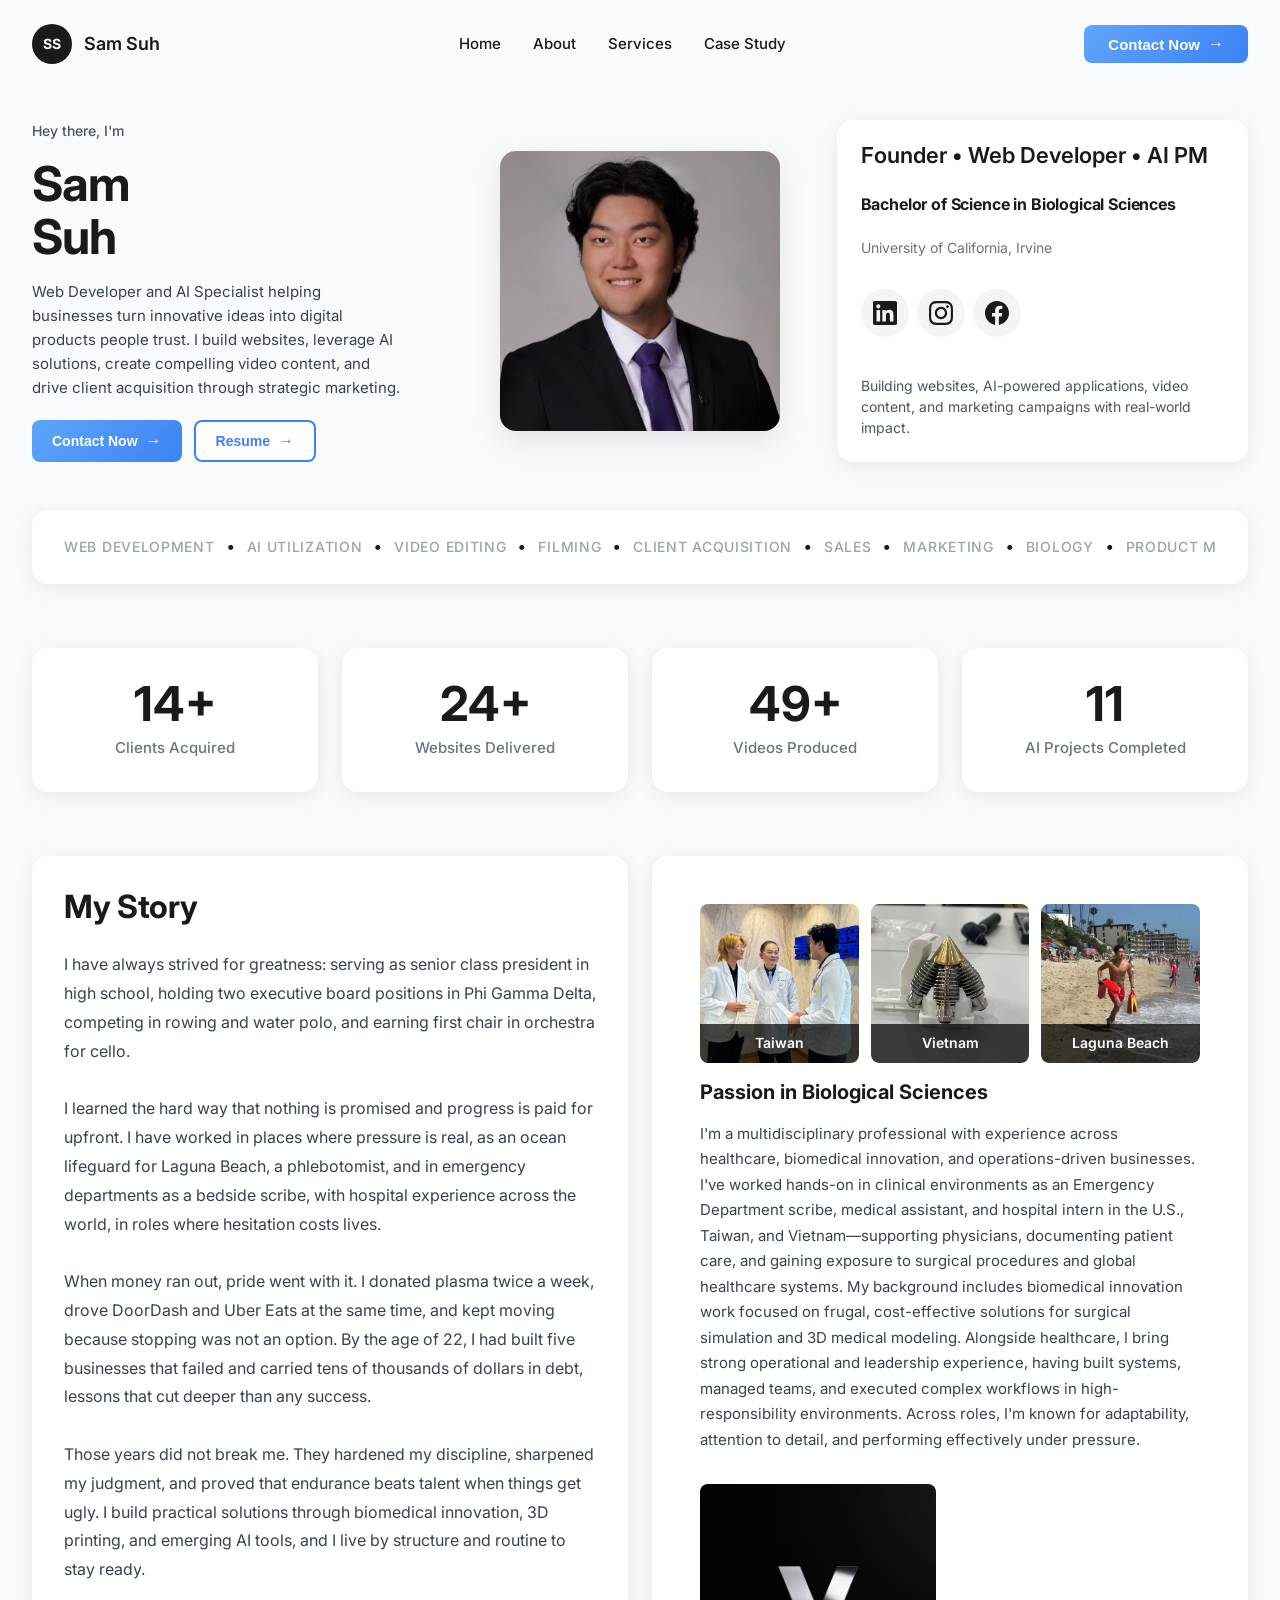
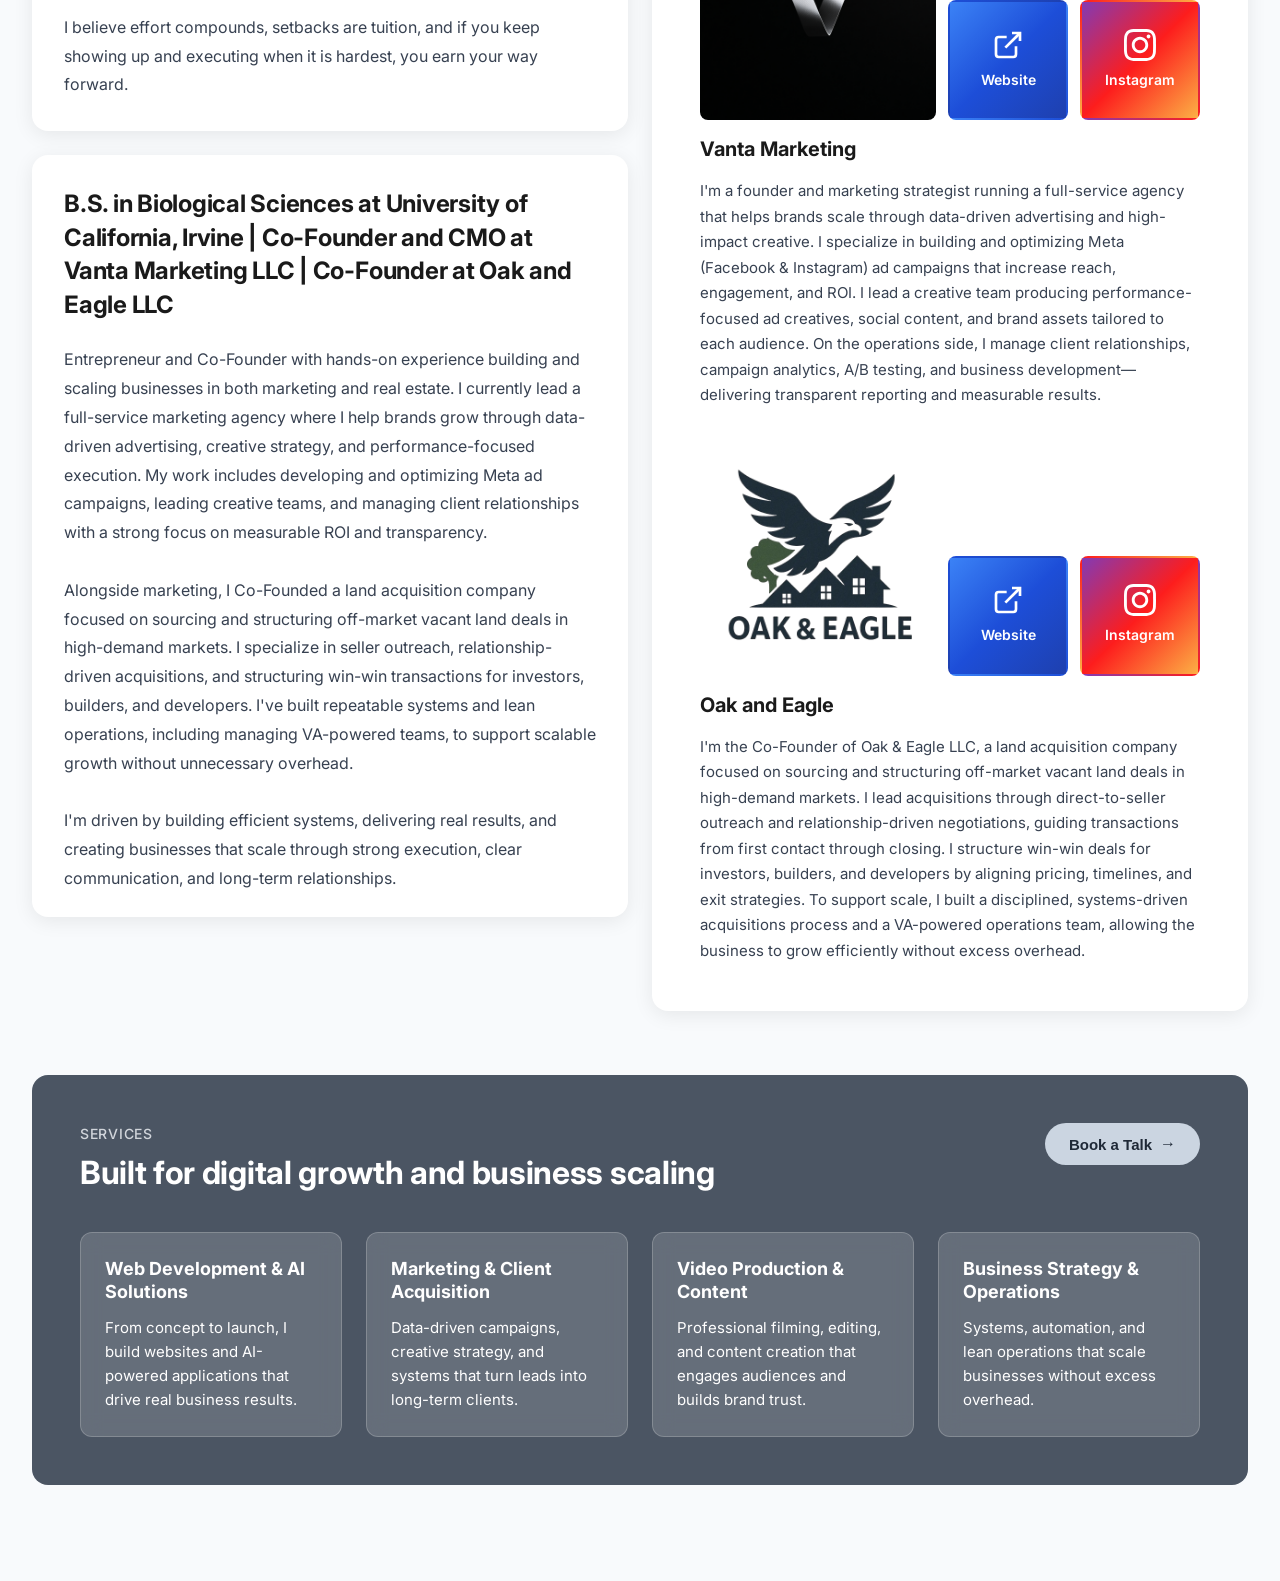
<file: index.html>
<!DOCTYPE html>
<html lang="en">
<head>
    <meta charset="UTF-8">
    <meta name="viewport" content="width=device-width, initial-scale=1.0">
    <title>Sam Suh - Portfolio</title>
    <link rel="stylesheet" href="styles.css">
    <link rel="preconnect" href="https://fonts.googleapis.com">
    <link rel="preconnect" href="https://fonts.gstatic.com" crossorigin>
    <link href="https://fonts.googleapis.com/css2?family=Inter:wght@400;500;600;700&display=swap" rel="stylesheet">
</head>
<body>
    <!-- Header -->
    <header class="header">
        <div class="header-container">
            <div class="logo-section">
                <div class="logo-circle">SS</div>
                <span class="logo-name">Sam Suh</span>
            </div>
            <nav class="nav-links">
                <a href="#top">Home</a>
                <a href="#about">About</a>
                <a href="#services">Services</a>
                <a href="case-study.html">Case Study</a>
            </nav>
            <button class="btn-contact-header">Contact Now <span class="arrow">→</span></button>
        </div>
    </header>

    <!-- Main Content -->
    <main class="main-content">
        <!-- Hero/About Section -->
        <section class="hero-section">
            <div class="hero-container">
                <!-- Left Column -->
                <div class="hero-left">
                    <p class="greeting">Hey there, I'm</p>
                    <h1 class="hero-name">Sam<br>Suh</h1>
                    <p class="hero-description">
                        Web Developer and AI Specialist helping businesses turn innovative ideas into digital products people trust. I build websites, leverage AI solutions, create compelling video content, and drive client acquisition through strategic marketing.
                    </p>
                    <div class="hero-buttons">
                        <button class="btn-primary">Contact Now <span class="arrow">→</span></button>
                        <button class="btn-secondary">Resume <span class="arrow">→</span></button>
                    </div>
                </div>

                <!-- Middle Column - Profile Picture -->
                <div class="hero-middle">
                    <div class="profile-image-container">
                        <img src="jojo.PNG" alt="Sam Suh" class="profile-image">
                    </div>
                </div>

                <!-- Right Column - Experience Card -->
                <div class="hero-right">
                    <div class="experience-card">
                        <p class="card-role">Founder • Web Developer • AI PM</p>
                        <h2 class="card-title">Bachelor of Science in Biological Sciences</h2>
                        <p class="card-company">University of California, Irvine</p>
                        <div class="card-icons">
                            <a href="https://www.linkedin.com/in/sam-suh-499b0b1a9/" target="_blank" rel="noopener noreferrer" class="social-icon" aria-label="LinkedIn">
                                <svg width="24" height="24" viewBox="0 0 24 24" fill="currentColor">
                                    <path d="M20.447 20.452h-3.554v-5.569c0-1.328-.027-3.037-1.852-3.037-1.853 0-2.136 1.445-2.136 2.939v5.667H9.351V9h3.414v1.561h.046c.477-.9 1.637-1.85 3.37-1.85 3.601 0 4.267 2.37 4.267 5.455v6.286zM5.337 7.433c-1.144 0-2.063-.926-2.063-2.065 0-1.138.92-2.063 2.063-2.063 1.14 0 2.064.925 2.064 2.063 0 1.139-.925 2.065-2.064 2.065zm1.782 13.019H3.555V9h3.564v11.452zM22.225 0H1.771C.792 0 0 .774 0 1.729v20.542C0 23.227.792 24 1.771 24h20.451C23.2 24 24 23.227 24 22.271V1.729C24 .774 23.2 0 22.222 0h.003z"/>
                                </svg>
                            </a>
                            <a href="https://www.instagram.com/jojo.suh/" target="_blank" rel="noopener noreferrer" class="social-icon" aria-label="Instagram">
                                <svg width="24" height="24" viewBox="0 0 24 24" fill="currentColor">
                                    <path d="M12 2.163c3.204 0 3.584.012 4.85.07 3.252.148 4.771 1.691 4.919 4.919.058 1.265.069 1.645.069 4.849 0 3.205-.012 3.584-.069 4.849-.149 3.225-1.664 4.771-4.919 4.919-1.266.058-1.644.07-4.85.07-3.204 0-3.584-.012-4.849-.07-3.26-.149-4.771-1.699-4.919-4.92-.058-1.265-.07-1.644-.07-4.849 0-3.204.013-3.583.07-4.849.149-3.227 1.664-4.771 4.919-4.919 1.266-.057 1.645-.069 4.849-.069zm0-2.163c-3.259 0-3.667.014-4.947.072-4.358.2-6.78 2.618-6.98 6.98-.059 1.281-.073 1.689-.073 4.948 0 3.259.014 3.668.072 4.948.2 4.358 2.618 6.78 6.98 6.98 1.281.058 1.689.072 4.948.072 3.259 0 3.668-.014 4.948-.072 4.354-.2 6.782-2.618 6.979-6.98.059-1.28.073-1.689.073-4.948 0-3.259-.014-3.667-.072-4.947-.196-4.354-2.617-6.78-6.979-6.98-1.281-.059-1.69-.073-4.949-.073zm0 5.838c-3.403 0-6.162 2.759-6.162 6.162s2.759 6.163 6.162 6.163 6.162-2.759 6.162-6.163c0-3.403-2.759-6.162-6.162-6.162zm0 10.162c-2.209 0-4-1.79-4-4 0-2.209 1.791-4 4-4s4 1.791 4 4c0 2.21-1.791 4-4 4zm6.406-11.845c-.796 0-1.441.645-1.441 1.44s.645 1.44 1.441 1.44c.795 0 1.439-.645 1.439-1.44s-.644-1.44-1.439-1.44z"/>
                                </svg>
                            </a>
                            <a href="https://www.facebook.com/suhjojo" target="_blank" rel="noopener noreferrer" class="social-icon" aria-label="Facebook">
                                <svg width="24" height="24" viewBox="0 0 24 24" fill="currentColor">
                                    <path d="M24 12.073c0-6.627-5.373-12-12-12s-12 5.373-12 12c0 5.99 4.388 10.954 10.125 11.854v-8.385H7.078v-3.47h3.047V9.43c0-3.007 1.792-4.669 4.533-4.669 1.312 0 2.686.235 2.686.235v2.953H15.83c-1.491 0-1.956.925-1.956 1.874v2.25h3.328l-.532 3.47h-2.796v8.385C19.612 23.027 24 18.062 24 12.073z"/>
                                </svg>
                            </a>
                        </div>
                        <p class="card-description">
                            Building websites, AI-powered applications, video content, and marketing campaigns with real-world impact.
                        </p>
                    </div>
                </div>
            </div>
        </section>

        <!-- Skills Section -->
        <section class="skills-section">
            <div class="skills-container">
                <div class="skills-card">
                    <div class="skills-scroll">
                        <div class="skills-content">
                            <span class="skill-item">WEB DEVELOPMENT</span>
                            <span class="skill-dot">•</span>
                            <span class="skill-item">AI UTILIZATION</span>
                            <span class="skill-dot">•</span>
                            <span class="skill-item">VIDEO EDITING</span>
                            <span class="skill-dot">•</span>
                            <span class="skill-item">FILMING</span>
                            <span class="skill-dot">•</span>
                            <span class="skill-item">CLIENT ACQUISITION</span>
                            <span class="skill-dot">•</span>
                            <span class="skill-item">SALES</span>
                            <span class="skill-dot">•</span>
                            <span class="skill-item">MARKETING</span>
                            <span class="skill-dot">•</span>
                            <span class="skill-item">BIOLOGY</span>
                            <span class="skill-dot">•</span>
                            <span class="skill-item">PRODUCT MANAGEMENT</span>
                            <span class="skill-dot">•</span>
                            <span class="skill-item">UI/UX DESIGN</span>
                            <span class="skill-dot">•</span>
                            <span class="skill-item">CONTENT CREATION</span>
                            <span class="skill-dot">•</span>
                            <span class="skill-item">BRAND STRATEGY</span>
                            <span class="skill-dot">•</span>
                            <span class="skill-item">DATA ANALYSIS</span>
                            <span class="skill-dot">•</span>
                            <span class="skill-item">PROJECT MANAGEMENT</span>
                            <span class="skill-dot">•</span>
                            <span class="skill-item">SEO OPTIMIZATION</span>
                            <span class="skill-dot">•</span>
                            <span class="skill-item">SOCIAL MEDIA</span>
                            <span class="skill-dot">•</span>
                            <span class="skill-item">E-COMMERCE</span>
                            <span class="skill-dot">•</span>
                            <span class="skill-item">API INTEGRATION</span>
                            <span class="skill-dot">•</span>
                            <span class="skill-item">CLOUD SERVICES</span>
                            <span class="skill-dot">•</span>
                            <span class="skill-item">WEB DEVELOPMENT</span>
                            <span class="skill-dot">•</span>
                            <span class="skill-item">AI UTILIZATION</span>
                            <span class="skill-dot">•</span>
                            <span class="skill-item">VIDEO EDITING</span>
                            <span class="skill-dot">•</span>
                            <span class="skill-item">FILMING</span>
                            <span class="skill-dot">•</span>
                            <span class="skill-item">CLIENT ACQUISITION</span>
                            <span class="skill-dot">•</span>
                            <span class="skill-item">SALES</span>
                            <span class="skill-dot">•</span>
                            <span class="skill-item">MARKETING</span>
                            <span class="skill-dot">•</span>
                            <span class="skill-item">BIOLOGY</span>
                            <span class="skill-dot">•</span>
                            <span class="skill-item">PRODUCT MANAGEMENT</span>
                            <span class="skill-dot">•</span>
                            <span class="skill-item">UI/UX DESIGN</span>
                            <span class="skill-dot">•</span>
                            <span class="skill-item">CONTENT CREATION</span>
                            <span class="skill-dot">•</span>
                            <span class="skill-item">BRAND STRATEGY</span>
                            <span class="skill-dot">•</span>
                            <span class="skill-item">DATA ANALYSIS</span>
                            <span class="skill-dot">•</span>
                            <span class="skill-item">PROJECT MANAGEMENT</span>
                            <span class="skill-dot">•</span>
                            <span class="skill-item">SEO OPTIMIZATION</span>
                            <span class="skill-dot">•</span>
                            <span class="skill-item">SOCIAL MEDIA</span>
                            <span class="skill-dot">•</span>
                            <span class="skill-item">E-COMMERCE</span>
                            <span class="skill-dot">•</span>
                            <span class="skill-item">API INTEGRATION</span>
                            <span class="skill-dot">•</span>
                            <span class="skill-item">CLOUD SERVICES</span>
                        </div>
                    </div>
                </div>
            </div>
        </section>

        <!-- Statistics Section -->
        <section class="stats-section" id="stats-section">
            <div class="stats-container">
                <div class="stat-card">
                    <h3 class="stat-number" data-target="15" data-suffix="+">0+</h3>
                    <p class="stat-label">Clients Acquired</p>
                </div>
                <div class="stat-card">
                    <h3 class="stat-number" data-target="25" data-suffix="+">0+</h3>
                    <p class="stat-label">Websites Delivered</p>
                </div>
                <div class="stat-card">
                    <h3 class="stat-number" data-target="50" data-suffix="+">0+</h3>
                    <p class="stat-label">Videos Produced</p>
                </div>
                <div class="stat-card">
                    <h3 class="stat-number" data-target="12" data-suffix="">0</h3>
                    <p class="stat-label">AI Projects Completed</p>
                </div>
            </div>
        </section>

        <!-- About Section -->
        <section id="about" class="about-section">
            <div class="about-wrapper">
                <div class="about-left-column">
                    <div class="my-story-container">
                        <h2 class="my-story-title">My Story</h2>
                        <p class="my-story-description">
                            I have always strived for greatness: serving as senior class president in high school, holding two executive board positions in Phi Gamma Delta, competing in rowing and water polo, and earning first chair in orchestra for cello.<br><br>
                            I learned the hard way that nothing is promised and progress is paid for upfront. I have worked in places where pressure is real, as an ocean lifeguard for Laguna Beach, a phlebotomist, and in emergency departments as a bedside scribe, with hospital experience across the world, in roles where hesitation costs lives.<br><br>
                            When money ran out, pride went with it. I donated plasma twice a week, drove DoorDash and Uber Eats at the same time, and kept moving because stopping was not an option. By the age of 22, I had built five businesses that failed and carried tens of thousands of dollars in debt, lessons that cut deeper than any success.<br><br>
                            Those years did not break me. They hardened my discipline, sharpened my judgment, and proved that endurance beats talent when things get ugly. I build practical solutions through biomedical innovation, 3D printing, and emerging AI tools, and I live by structure and routine to stay ready.<br><br>
                            I believe effort compounds, setbacks are tuition, and if you keep showing up and executing when it is hardest, you earn your way forward.
                        </p>
                    </div>
                    <div class="about-container">
                        <h2 class="about-title">B.S. in Biological Sciences at University of California, Irvine | Co-Founder and CMO at Vanta Marketing LLC | Co-Founder at Oak and Eagle LLC</h2>
                        <p class="about-description">
                            Entrepreneur and Co-Founder with hands-on experience building and scaling businesses in both marketing and real estate. I currently lead a full-service marketing agency where I help brands grow through data-driven advertising, creative strategy, and performance-focused execution. My work includes developing and optimizing Meta ad campaigns, leading creative teams, and managing client relationships with a strong focus on measurable ROI and transparency.<br><br>
                            Alongside marketing, I Co-Founded a land acquisition company focused on sourcing and structuring off-market vacant land deals in high-demand markets. I specialize in seller outreach, relationship-driven acquisitions, and structuring win-win transactions for investors, builders, and developers. I've built repeatable systems and lean operations, including managing VA-powered teams, to support scalable growth without unnecessary overhead.<br><br>
                            I'm driven by building efficient systems, delivering real results, and creating businesses that scale through strong execution, clear communication, and long-term relationships.
                        </p>
                    </div>
                </div>
                <div class="about-box-right">
                    <div class="info-box">
                        <div class="info-images">
                            <div class="info-image">
                                <img src="tpe.PNG" alt="Taiwan">
                                <div class="image-overlay">Taiwan</div>
                            </div>
                            <div class="info-image">
                                <img src="vn.PNG" alt="Vietnam">
                                <div class="image-overlay">Vietnam</div>
                            </div>
                            <div class="info-image">
                                <img src="lg.PNG" alt="Laguna Beach">
                                <div class="image-overlay">Laguna Beach</div>
                            </div>
                        </div>
                        <h3 class="info-title">Passion in Biological Sciences</h3>
                        <p class="info-description">
                            I'm a multidisciplinary professional with experience across healthcare, biomedical innovation, and operations-driven businesses. I've worked hands-on in clinical environments as an Emergency Department scribe, medical assistant, and hospital intern in the U.S., Taiwan, and Vietnam—supporting physicians, documenting patient care, and gaining exposure to surgical procedures and global healthcare systems. My background includes biomedical innovation work focused on frugal, cost-effective solutions for surgical simulation and 3D medical modeling. Alongside healthcare, I bring strong operational and leadership experience, having built systems, managed teams, and executed complex workflows in high-responsibility environments. Across roles, I'm known for adaptability, attention to detail, and performing effectively under pressure.
                        </p>
                    </div>
                    <div class="info-box">
                        <div class="info-images">
                            <div class="info-image">
                                <img src="vanta.png" alt="Vanta Marketing">
                            </div>
                            <div class="info-button">
                                <a href="https://www.vantamarketing.co/" target="_blank" rel="noopener noreferrer" class="website-button">
                                    <svg width="24" height="24" viewBox="0 0 24 24" fill="none" stroke="currentColor" stroke-width="2">
                                        <path d="M18 13v6a2 2 0 0 1-2 2H5a2 2 0 0 1-2-2V8a2 2 0 0 1 2-2h6"></path>
                                        <polyline points="15 3 21 3 21 9"></polyline>
                                        <line x1="10" y1="14" x2="21" y2="3"></line>
                                    </svg>
                                    <span>Website</span>
                                </a>
                            </div>
                            <div class="info-button">
                                <a href="https://www.instagram.com/officialvantamarketing/" target="_blank" rel="noopener noreferrer" class="instagram-button">
                                    <svg width="24" height="24" viewBox="0 0 24 24" fill="currentColor">
                                        <path d="M12 2.163c3.204 0 3.584.012 4.85.07 3.252.148 4.771 1.691 4.919 4.919.058 1.265.069 1.645.069 4.849 0 3.205-.012 3.584-.069 4.849-.149 3.225-1.664 4.771-4.919 4.919-1.266.058-1.644.07-4.85.07-3.204 0-3.584-.012-4.849-.07-3.26-.149-4.771-1.699-4.919-4.92-.058-1.265-.07-1.644-.07-4.849 0-3.204.013-3.583.07-4.849.149-3.227 1.664-4.771 4.919-4.919 1.266-.057 1.645-.069 4.849-.069zm0-2.163c-3.259 0-3.667.014-4.947.072-4.358.2-6.78 2.618-6.98 6.98-.059 1.281-.073 1.689-.073 4.948 0 3.259.014 3.668.072 4.948.2 4.358 2.618 6.78 6.98 6.98 1.281.058 1.689.072 4.948.072 3.259 0 3.668-.014 4.948-.072 4.354-.2 6.782-2.618 6.979-6.98.059-1.28.073-1.689.073-4.948 0-3.259-.014-3.667-.072-4.947-.196-4.354-2.617-6.78-6.979-6.98-1.281-.059-1.69-.073-4.949-.073zm0 5.838c-3.403 0-6.162 2.759-6.162 6.162s2.759 6.163 6.162 6.163 6.162-2.759 6.162-6.163c0-3.403-2.759-6.162-6.162-6.162zm0 10.162c-2.209 0-4-1.79-4-4 0-2.209 1.791-4 4-4s4 1.791 4 4c0 2.21-1.791 4-4 4zm6.406-11.845c-.796 0-1.441.645-1.441 1.44s.645 1.44 1.441 1.44c.795 0 1.439-.645 1.439-1.44s-.644-1.44-1.439-1.44z"/>
                                    </svg>
                                    <span>Instagram</span>
                                </a>
                            </div>
                        </div>
                        <h3 class="info-title">Vanta Marketing</h3>
                        <p class="info-description">
                            I'm a founder and marketing strategist running a full-service agency that helps brands scale through data-driven advertising and high-impact creative. I specialize in building and optimizing Meta (Facebook & Instagram) ad campaigns that increase reach, engagement, and ROI. I lead a creative team producing performance-focused ad creatives, social content, and brand assets tailored to each audience. On the operations side, I manage client relationships, campaign analytics, A/B testing, and business development—delivering transparent reporting and measurable results.
                        </p>
                    </div>
                    <div class="info-box">
                        <div class="info-images">
                            <div class="info-image">
                                <img src="tmpd0c7r99x.webp" alt="Oak and Eagle">
                            </div>
                            <div class="info-button">
                                <a href="https://theoakeagle.com/" target="_blank" rel="noopener noreferrer" class="website-button">
                                    <svg width="24" height="24" viewBox="0 0 24 24" fill="none" stroke="currentColor" stroke-width="2">
                                        <path d="M18 13v6a2 2 0 0 1-2 2H5a2 2 0 0 1-2-2V8a2 2 0 0 1 2-2h6"></path>
                                        <polyline points="15 3 21 3 21 9"></polyline>
                                        <line x1="10" y1="14" x2="21" y2="3"></line>
                                    </svg>
                                    <span>Website</span>
                                </a>
                            </div>
                            <div class="info-button">
                                <a href="https://www.instagram.com/oakandeagle/" target="_blank" rel="noopener noreferrer" class="instagram-button">
                                    <svg width="24" height="24" viewBox="0 0 24 24" fill="currentColor">
                                        <path d="M12 2.163c3.204 0 3.584.012 4.85.07 3.252.148 4.771 1.691 4.919 4.919.058 1.265.069 1.645.069 4.849 0 3.205-.012 3.584-.069 4.849-.149 3.225-1.664 4.771-4.919 4.919-1.266.058-1.644.07-4.85.07-3.204 0-3.584-.012-4.849-.07-3.26-.149-4.771-1.699-4.919-4.92-.058-1.265-.07-1.644-.07-4.849 0-3.204.013-3.583.07-4.849.149-3.227 1.664-4.771 4.919-4.919 1.266-.057 1.645-.069 4.849-.069zm0-2.163c-3.259 0-3.667.014-4.947.072-4.358.2-6.78 2.618-6.98 6.98-.059 1.281-.073 1.689-.073 4.948 0 3.259.014 3.668.072 4.948.2 4.358 2.618 6.78 6.98 6.98 1.281.058 1.689.072 4.948.072 3.259 0 3.668-.014 4.948-.072 4.354-.2 6.782-2.618 6.979-6.98.059-1.28.073-1.689.073-4.948 0-3.259-.014-3.667-.072-4.947-.196-4.354-2.617-6.78-6.979-6.98-1.281-.059-1.69-.073-4.949-.073zm0 5.838c-3.403 0-6.162 2.759-6.162 6.162s2.759 6.163 6.162 6.163 6.162-2.759 6.162-6.163c0-3.403-2.759-6.162-6.162-6.162zm0 10.162c-2.209 0-4-1.79-4-4 0-2.209 1.791-4 4-4s4 1.791 4 4c0 2.21-1.791 4-4 4zm6.406-11.845c-.796 0-1.441.645-1.441 1.44s.645 1.44 1.441 1.44c.795 0 1.439-.645 1.439-1.44s-.644-1.44-1.439-1.44z"/>
                                    </svg>
                                    <span>Instagram</span>
                                </a>
                            </div>
                        </div>
                        <h3 class="info-title">Oak and Eagle</h3>
                        <p class="info-description">
                            I'm the Co-Founder of Oak & Eagle LLC, a land acquisition company focused on sourcing and structuring off-market vacant land deals in high-demand markets. I lead acquisitions through direct-to-seller outreach and relationship-driven negotiations, guiding transactions from first contact through closing. I structure win-win deals for investors, builders, and developers by aligning pricing, timelines, and exit strategies. To support scale, I built a disciplined, systems-driven acquisitions process and a VA-powered operations team, allowing the business to grow efficiently without excess overhead.
                        </p>
                    </div>
                </div>
            </div>
        </section>

        <!-- Services Section -->
        <section id="services" class="services-section">
            <div class="services-container">
                <div class="services-header">
                    <div class="services-header-left">
                        <p class="services-label">SERVICES</p>
                        <h3 class="services-title">Built for digital growth and business scaling</h3>
                    </div>
                    <button class="services-button">Book a Talk <span class="arrow">→</span></button>
                </div>
                <div class="services-cards">
                    <div class="service-card">
                        <h4 class="service-card-title">Web Development & AI Solutions</h4>
                        <p class="service-card-description">From concept to launch, I build websites and AI-powered applications that drive real business results.</p>
                    </div>
                    <div class="service-card">
                        <h4 class="service-card-title">Marketing & Client Acquisition</h4>
                        <p class="service-card-description">Data-driven campaigns, creative strategy, and systems that turn leads into long-term clients.</p>
                    </div>
                    <div class="service-card">
                        <h4 class="service-card-title">Video Production & Content</h4>
                        <p class="service-card-description">Professional filming, editing, and content creation that engages audiences and builds brand trust.</p>
                    </div>
                    <div class="service-card">
                        <h4 class="service-card-title">Business Strategy & Operations</h4>
                        <p class="service-card-description">Systems, automation, and lean operations that scale businesses without excess overhead.</p>
                    </div>
                </div>
            </div>
        </section>
    </main>

    <!-- Contact modal -->
    <div id="contact-modal" class="contact-modal" aria-hidden="true">
        <div class="contact-modal-overlay"></div>
        <div class="contact-modal-box">
            <button type="button" class="contact-modal-close" aria-label="Close">×</button>
            <h2 class="contact-modal-title">Get in touch</h2>
            <form class="contact-form" action="https://formspree.io/f/mbdavydj" method="POST">
                <label for="contact-name">Name</label>
                <input type="text" id="contact-name" name="name" required placeholder="Your name">
                <label for="contact-phone">Phone Number</label>
                <input type="tel" id="contact-phone" name="phone" placeholder="Your phone number">
                <label for="contact-email">Email</label>
                <input type="email" id="contact-email" name="email" required placeholder="Your email">
                <label for="contact-message">Message</label>
                <textarea id="contact-message" name="message" rows="4" required placeholder="Your message"></textarea>
                <button type="submit" class="contact-form-submit">Send message</button>
            </form>
        </div>
    </div>

    <script src="script.js"></script>
</body>
</html>
</file>
<file: styles.css>
* {
    margin: 0;
    padding: 0;
    box-sizing: border-box;
}

html {
    overflow-x: hidden;
    -webkit-text-size-adjust: 100%;
}

body {
    font-family: 'Inter', -apple-system, BlinkMacSystemFont, 'Segoe UI', Roboto, Oxygen, Ubuntu, Cantarell, sans-serif;
    background-color: #f8fafc;
    color: #1a1a1a;
    line-height: 1.6;
    overflow-x: hidden;
}

img {
    max-width: 100%;
    height: auto;
}

/* Header */
.header {
    background-color: transparent;
    padding: 1.5rem 0;
    position: sticky;
    top: 0;
    z-index: 100;
}

.header-container {
    max-width: 1400px;
    margin: 0 auto;
    padding: 0 2rem;
    display: flex;
    justify-content: space-between;
    align-items: center;
}

.logo-section {
    display: flex;
    align-items: center;
    gap: 0.75rem;
}

.logo-circle {
    width: 40px;
    height: 40px;
    background-color: #1a1a1a;
    color: #ffffff;
    border-radius: 50%;
    display: flex;
    align-items: center;
    justify-content: center;
    font-weight: 700;
    font-size: 0.875rem;
}

.logo-name {
    font-weight: 600;
    font-size: 1.125rem;
    color: #1a1a1a;
}

.nav-links {
    display: flex;
    gap: 2rem;
    align-items: center;
}

.nav-links a {
    text-decoration: none;
    color: #1a1a1a;
    font-size: 0.9375rem;
    font-weight: 500;
    transition: color 0.2s;
}

.nav-links a:hover {
    color: #4a90e2;
}

.btn-contact-header {
    background: linear-gradient(135deg, #60a5fa 0%, #3b82f6 100%);
    color: #ffffff;
    border: none;
    padding: 0.625rem 1.5rem;
    border-radius: 0.5rem;
    font-weight: 600;
    font-size: 0.9375rem;
    cursor: pointer;
    display: flex;
    align-items: center;
    gap: 0.5rem;
    transition: transform 0.2s, box-shadow 0.2s;
}

.btn-contact-header:hover {
    transform: translateY(-1px);
    box-shadow: 0 4px 12px rgba(59, 130, 246, 0.3);
}

.arrow {
    font-size: 1rem;
}

/* Main Content */
.main-content {
    max-width: 1400px;
    margin: 0 auto;
    padding: 2rem 2rem;
}

/* Hero Section */
.hero-section {
    margin-bottom: 3rem;
}

.hero-container {
    display: grid;
    grid-template-columns: 1fr 0.8fr 1fr;
    gap: 2rem;
    align-items: stretch;
}

.hero-left {
    display: flex;
    flex-direction: column;
    gap: 1rem;
    justify-content: space-between;
    height: 100%;
}

.greeting {
    font-size: 0.875rem;
    color: #4b5563;
    font-weight: 500;
}

.hero-name {
    font-size: 3rem;
    font-weight: 700;
    line-height: 1.1;
    color: #1a1a1a;
    letter-spacing: -0.02em;
}

.hero-description {
    font-size: 0.9375rem;
    color: #374151;
    line-height: 1.6;
    max-width: 90%;
}

.hero-buttons {
    display: flex;
    gap: 0.75rem;
    margin-top: 0.25rem;
}

.btn-primary {
    background: linear-gradient(135deg, #60a5fa 0%, #3b82f6 100%);
    color: #ffffff;
    border: none;
    padding: 0.625rem 1.25rem;
    border-radius: 0.5rem;
    font-weight: 600;
    font-size: 0.875rem;
    cursor: pointer;
    display: flex;
    align-items: center;
    gap: 0.5rem;
    transition: transform 0.2s, box-shadow 0.2s;
}

.btn-primary:hover {
    transform: translateY(-1px);
    box-shadow: 0 4px 12px rgba(59, 130, 246, 0.3);
}

.btn-secondary {
    background: #ffffff;
    color: #3b82f6;
    border: 2px solid #3b82f6;
    padding: 0.625rem 1.25rem;
    border-radius: 0.5rem;
    font-weight: 600;
    font-size: 0.875rem;
    cursor: pointer;
    display: flex;
    align-items: center;
    gap: 0.5rem;
    transition: transform 0.2s, background-color 0.2s;
}

.btn-secondary:hover {
    transform: translateY(-1px);
    background-color: #eff6ff;
}

/* Profile Image */
.hero-middle {
    display: flex;
    justify-content: center;
    align-items: center;
}

.profile-image-container {
    width: 100%;
    max-width: 280px;
    aspect-ratio: 1;
    border-radius: 1rem;
    overflow: hidden;
    box-shadow: 0 10px 30px rgba(0, 0, 0, 0.1);
}

.profile-image {
    width: 100%;
    height: 100%;
    object-fit: cover;
}

/* Experience Card */
.hero-right {
    display: flex;
    justify-content: flex-end;
    align-items: flex-start;
    height: 100%;
}

.experience-card {
    background: #ffffff;
    border-radius: 1rem;
    padding: 1.5rem;
    box-shadow: 0 4px 20px rgba(0, 0, 0, 0.08);
    max-width: 100%;
    width: 100%;
    height: 100%;
    display: flex;
    flex-direction: column;
    justify-content: space-between;
}

.card-year {
    font-size: 0.75rem;
    color: #6b7280;
    margin-bottom: 0.375rem;
}

.card-role {
    font-size: 1.375rem;
    font-weight: 600;
    color: #1a1a1a;
    margin-bottom: 1mm;
    line-height: 1;
    padding-bottom: 0;
}

.card-title {
    font-size: 1rem;
    font-weight: 700;
    color: #1a1a1a;
    line-height: 1;
    margin-bottom: 1mm;
    margin-top: 0;
    letter-spacing: -0.01em;
    white-space: nowrap;
}

.card-company {
    font-size: 0.875rem;
    color: #6b7280;
    margin-bottom: 1mm;
    margin-top: 0;
    line-height: 1;
    padding-top: 0;
}

.card-icons {
    display: flex;
    gap: 0.5rem;
    margin-bottom: 0.75rem;
    margin-top: 1mm;
}

.social-icon {
    width: 48px;
    height: 48px;
    border-radius: 50%;
    display: flex;
    align-items: center;
    justify-content: center;
    background-color: #f3f4f6;
    color: #1a1a1a;
    text-decoration: none;
    transition: background-color 0.2s, transform 0.2s;
}

.social-icon:hover {
    background-color: #e5e7eb;
    transform: scale(1.1);
}

.social-icon svg {
    width: 24px;
    height: 24px;
}

.card-description {
    font-size: 0.875rem;
    color: #4b5563;
    line-height: 1.5;
}

/* Skills Section */
.skills-section {
    margin-bottom: 4rem;
}

.skills-container {
    display: flex;
    justify-content: center;
}

.skills-card {
    background: #ffffff;
    border-radius: 1rem;
    padding: 1.5rem 2rem;
    box-shadow: 0 4px 20px rgba(0, 0, 0, 0.08);
    overflow: hidden;
    width: 100%;
    max-width: 1400px;
}

.skills-scroll {
    overflow: hidden;
    width: 100%;
}

.skills-content {
    display: inline-flex;
    align-items: center;
    gap: 0.75rem;
    white-space: nowrap;
    animation: scroll-left 30s linear infinite;
}

@keyframes scroll-left {
    0% {
        transform: translateX(0);
    }
    100% {
        transform: translateX(-50%);
    }
}

.skill-item {
    font-size: 0.875rem;
    color: #9ca3af;
    font-weight: 500;
    letter-spacing: 0.05em;
    flex-shrink: 0;
}

.skill-dot {
    color: #1a1a1a;
    font-weight: 700;
    flex-shrink: 0;
}

/* Statistics Section */
.stats-section {
    margin-bottom: 4rem;
}

.stats-container {
    display: grid;
    grid-template-columns: repeat(4, 1fr);
    gap: 1.5rem;
}

.stat-card {
    background: #ffffff;
    border-radius: 1rem;
    padding: 2rem;
    box-shadow: 0 4px 20px rgba(0, 0, 0, 0.08);
    text-align: center;
}

.stat-number {
    font-size: 3rem;
    font-weight: 700;
    color: #1a1a1a;
    margin-bottom: 0.5rem;
    line-height: 1;
}

.stat-label {
    font-size: 0.9375rem;
    color: #6b7280;
    font-weight: 500;
}

/* About Section */
.about-section {
    margin-bottom: 4rem;
}

/* My Story Section */
.my-story-container {
    background: #ffffff;
    border-radius: 1rem;
    padding: 2rem;
    box-shadow: 0 4px 20px rgba(0, 0, 0, 0.08);
    display: flex;
    flex-direction: column;
}

.my-story-title {
    font-size: 2rem;
    font-weight: 700;
    color: #1a1a1a;
    margin: 0 0 1.5rem 0;
    line-height: 1.2;
    letter-spacing: -0.01em;
}

.my-story-description {
    font-size: 1rem;
    color: #374151;
    line-height: 1.8;
    text-align: left;
    word-spacing: normal;
    margin: 0;
}

/* Services Section */
.services-section {
    margin-bottom: 4rem;
}

.services-container {
    max-width: 1400px;
    margin: 0 auto;
    padding: 3rem;
    background: #4b5563;
    border-radius: 1rem;
}

.services-header {
    display: flex;
    justify-content: space-between;
    align-items: flex-start;
    margin-bottom: 2.5rem;
}

.services-header-left {
    display: flex;
    flex-direction: column;
    gap: 0.5rem;
}

.services-label {
    font-size: 0.875rem;
    color: #d1d5db;
    font-weight: 500;
    letter-spacing: 0.05em;
    margin: 0;
}

.services-title {
    font-size: 2rem;
    font-weight: 700;
    color: #ffffff;
    margin: 0;
    line-height: 1.2;
    letter-spacing: -0.01em;
}

.services-button {
    background: #cbd5e1;
    color: #1f2937;
    border: none;
    padding: 0.75rem 1.5rem;
    border-radius: 2rem;
    font-weight: 600;
    font-size: 0.9375rem;
    cursor: pointer;
    display: flex;
    align-items: center;
    gap: 0.5rem;
    transition: transform 0.2s, background-color 0.2s;
    white-space: nowrap;
}

.services-button:hover {
    background: #b0bcc8;
    transform: translateY(-1px);
}

.services-cards {
    display: grid;
    grid-template-columns: repeat(4, 1fr);
    gap: 1.5rem;
}

.service-card {
    background: rgba(255, 255, 255, 0.15);
    backdrop-filter: blur(10px);
    border-radius: 0.75rem;
    padding: 1.5rem;
    border: 1px solid rgba(255, 255, 255, 0.2);
}

.service-card-title {
    font-size: 1.125rem;
    font-weight: 700;
    color: #ffffff;
    margin: 0 0 0.75rem 0;
    line-height: 1.3;
}

.service-card-description {
    font-size: 0.9375rem;
    color: #ffffff;
    line-height: 1.6;
    margin: 0;
}

.about-wrapper {
    display: grid;
    grid-template-columns: repeat(4, 1fr);
    gap: 1.5rem;
    align-items: start;
}

.about-left-column {
    grid-column: span 2;
    display: flex;
    flex-direction: column;
    gap: 1.5rem;
}

.about-box-right {
    grid-column: span 2;
}

.about-container {
    background: #ffffff;
    border-radius: 1rem;
    padding: 2rem;
    padding-bottom: 1.5rem;
    box-shadow: 0 4px 20px rgba(0, 0, 0, 0.08);
    display: flex;
    flex-direction: column;
    align-self: start;
}

.about-box-right {
    background: #ffffff;
    border-radius: 1rem;
    padding: 3rem;
    box-shadow: 0 4px 20px rgba(0, 0, 0, 0.08);
    display: flex;
    flex-direction: column;
    gap: 2rem;
}

.info-box {
    display: flex;
    flex-direction: column;
    gap: 1rem;
}

.info-images {
    display: flex;
    gap: 0.75rem;
    flex-wrap: nowrap;
    justify-content: flex-start;
    align-items: flex-end;
    width: 100%;
}

.info-image {
    flex: 1;
    aspect-ratio: 1;
    min-width: 0;
    border-radius: 0.5rem;
    overflow: hidden;
    position: relative;
}

.info-image img {
    width: 100%;
    height: 100%;
    object-fit: cover;
}

.image-overlay {
    position: absolute;
    bottom: 0;
    left: 0;
    right: 0;
    background: rgba(0, 0, 0, 0.7);
    color: #ffffff;
    padding: 0.5rem;
    text-align: center;
    font-size: 0.875rem;
    font-weight: 600;
    border-radius: 0 0 0.5rem 0.5rem;
}

.info-button {
    flex: 0 0 auto;
    width: 120px;
    height: 120px;
    display: flex;
    align-items: center;
    justify-content: center;
    align-self: flex-end;
}

.website-button,
.instagram-button {
    width: 100%;
    height: 100%;
    display: flex;
    flex-direction: column;
    align-items: center;
    justify-content: center;
    gap: 0.5rem;
    border-radius: 0.5rem;
    text-decoration: none;
    font-weight: 600;
    font-size: 0.875rem;
    transition: transform 0.2s, box-shadow 0.2s;
    border: 2px solid #e5e7eb;
}

.website-button {
    background: linear-gradient(135deg, #3b82f6 0%, #1d4ed8 50%, #1e40af 100%);
    color: #ffffff;
    border-color: transparent;
}

.website-button:hover {
    transform: translateY(-2px);
    box-shadow: 0 4px 12px rgba(59, 130, 246, 0.3);
}

.instagram-button {
    background: linear-gradient(135deg, #833ab4 0%, #fd1d1d 50%, #fcb045 100%);
    color: #ffffff;
    border-color: transparent;
}

.instagram-button:hover {
    transform: translateY(-2px);
    box-shadow: 0 4px 12px rgba(131, 58, 180, 0.3);
}

.website-button svg,
.instagram-button svg {
    width: 32px;
    height: 32px;
}

.info-title {
    font-size: 1.25rem;
    font-weight: 700;
    color: #1a1a1a;
    margin: 0;
    line-height: 1.3;
}

.info-description {
    font-size: 0.9375rem;
    color: #374151;
    line-height: 1.7;
    margin: 0;
}

.about-title {
    font-size: 1.5rem;
    font-weight: 700;
    color: #1a1a1a;
    line-height: 1.4;
    margin-bottom: 1.5rem;
    letter-spacing: -0.01em;
}

.about-description {
    font-size: 1rem;
    color: #374151;
    line-height: 1.8;
    text-align: left;
    word-spacing: normal;
    margin-bottom: 0;
}

/* Responsive Design */
@media (max-width: 1200px) {
    .hero-container {
        grid-template-columns: 1fr;
        gap: 2rem;
    }

    .hero-middle {
        order: -1;
    }

    .profile-image-container {
        max-width: 300px;
    }

    .stats-container {
        grid-template-columns: repeat(2, 1fr);
    }

    .about-wrapper {
        grid-template-columns: 1fr;
    }

    .about-left-column,
    .about-box-right {
        grid-column: 1;
    }

    .services-cards {
        grid-template-columns: repeat(2, 1fr);
    }

    .services-header {
        flex-wrap: wrap;
        gap: 1rem;
    }
}

@media (max-width: 992px) {
    .main-content {
        padding: 1.5rem 1.25rem;
    }

    .services-container {
        padding: 2rem 1.5rem;
    }

    .services-title {
        font-size: 1.5rem;
    }

    .about-title {
        font-size: 1.25rem;
    }

    .my-story-title {
        font-size: 1.5rem;
    }
}

@media (max-width: 768px) {
    .header {
        padding: 1rem 0;
    }

    .header-container {
        flex-direction: column;
        gap: 1rem;
        padding: 0 1rem;
    }

    .nav-links {
        flex-wrap: wrap;
        justify-content: center;
        gap: 0.75rem 1.5rem;
    }

    .nav-links a {
        font-size: 0.875rem;
    }

    .btn-contact-header {
        padding: 0.625rem 1.25rem;
        font-size: 0.875rem;
        min-height: 44px;
    }

    .main-content {
        padding: 1.25rem 1rem;
    }

    .hero-section {
        margin-bottom: 2rem;
    }

    .hero-name {
        font-size: 2.5rem;
    }

    .hero-description {
        max-width: 100%;
    }

    .hero-buttons {
        flex-direction: column;
        width: 100%;
    }

    .hero-buttons .btn-primary,
    .hero-buttons .btn-secondary {
        width: 100%;
        justify-content: center;
        min-height: 44px;
    }

    .experience-card .card-title {
        white-space: normal;
    }

    .stats-container {
        grid-template-columns: 1fr;
        gap: 1rem;
    }

    .stat-card {
        padding: 1.5rem 1rem;
    }

    .stat-number {
        font-size: 2.5rem;
    }

    .skills-card {
        padding: 1rem;
    }

    .about-section,
    .stats-section,
    .skills-section {
        margin-bottom: 2.5rem;
    }

    .my-story-container,
    .about-container,
    .info-box {
        padding: 1.25rem;
    }

    .info-images {
        flex-wrap: wrap;
    }

    .info-image {
        min-width: 80px;
    }

    .services-container {
        padding: 1.5rem 1rem;
    }

    .services-header {
        flex-direction: column;
        align-items: stretch;
        margin-bottom: 1.5rem;
    }

    .services-button {
        align-self: flex-start;
    }

    .services-cards {
        grid-template-columns: 1fr;
        gap: 1rem;
    }

    .service-card {
        padding: 1.25rem;
    }

    .service-card-title {
        font-size: 1rem;
    }
}

@media (max-width: 480px) {
    .header-container {
        padding: 0 0.75rem;
    }

    .logo-circle {
        width: 36px;
        height: 36px;
        font-size: 0.75rem;
    }

    .logo-name {
        font-size: 1rem;
    }

    .main-content {
        padding: 1rem 0.75rem;
    }

    .hero-name {
        font-size: 2.25rem;
    }

    .greeting {
        font-size: 0.8125rem;
    }

    .hero-description {
        font-size: 0.875rem;
    }

    .profile-image-container {
        max-width: 220px;
    }

    .stat-number {
        font-size: 2rem;
    }

    .stat-label {
        font-size: 0.8125rem;
    }

    .services-title {
        font-size: 1.25rem;
    }

    .contact-modal {
        padding: 0.75rem;
        align-items: flex-end;
    }

    .contact-modal-box {
        padding: 1.5rem 1.25rem;
        max-height: 90vh;
        overflow-y: auto;
        border-radius: 1rem 1rem 0 0;
    }

    .contact-modal-close {
        width: 44px;
        height: 44px;
        top: 0.75rem;
        right: 0.75rem;
    }

    .contact-modal-title {
        font-size: 1.25rem;
        margin-bottom: 1.25rem;
        padding-right: 2.5rem;
    }

    .contact-form input,
    .contact-form textarea {
        padding: 0.75rem;
        font-size: 16px;
    }

    .contact-form-submit {
        min-height: 48px;
        padding: 0.875rem;
    }
}

/* Contact modal */
.contact-modal {
    position: fixed;
    inset: 0;
    z-index: 1000;
    display: flex;
    align-items: center;
    justify-content: center;
    padding: 1.5rem;
    opacity: 0;
    visibility: hidden;
    transition: opacity 0.2s, visibility 0.2s;
}
.contact-modal--open {
    opacity: 1;
    visibility: visible;
}
.contact-modal-overlay {
    position: absolute;
    inset: 0;
    background: rgba(0, 0, 0, 0.5);
}
.contact-modal-box {
    position: relative;
    background: #ffffff;
    border-radius: 1rem;
    padding: 2rem;
    max-width: 440px;
    width: 100%;
    max-height: 90vh;
    overflow-y: auto;
    -webkit-overflow-scrolling: touch;
    box-shadow: 0 20px 60px rgba(0, 0, 0, 0.2);
}
.contact-modal-close {
    position: absolute;
    top: 1rem;
    right: 1rem;
    width: 36px;
    height: 36px;
    border: none;
    background: #f3f4f6;
    color: #1a1a1a;
    font-size: 1.5rem;
    line-height: 1;
    border-radius: 0.5rem;
    cursor: pointer;
    display: flex;
    align-items: center;
    justify-content: center;
    transition: background 0.2s;
}
.contact-modal-close:hover {
    background: #e5e7eb;
}
.contact-modal-title {
    font-size: 1.5rem;
    font-weight: 700;
    color: #1a1a1a;
    margin-bottom: 1.5rem;
}
.contact-form label {
    display: block;
    font-size: 0.875rem;
    font-weight: 500;
    color: #374151;
    margin-bottom: 0.375rem;
}
.contact-form input,
.contact-form textarea {
    width: 100%;
    padding: 0.625rem 0.75rem;
    border: 1px solid #e5e7eb;
    border-radius: 0.5rem;
    font-size: 1rem;
    font-family: inherit;
    margin-bottom: 1rem;
    transition: border-color 0.2s;
}
.contact-form input:focus,
.contact-form textarea:focus {
    outline: none;
    border-color: #3b82f6;
}
.contact-form textarea {
    resize: vertical;
    min-height: 100px;
}
.contact-form-submit {
    width: 100%;
    background: linear-gradient(135deg, #60a5fa 0%, #3b82f6 100%);
    color: #ffffff;
    border: none;
    padding: 0.75rem 1.5rem;
    border-radius: 0.5rem;
    font-weight: 600;
    font-size: 1rem;
    cursor: pointer;
    margin-top: 0.25rem;
    transition: transform 0.2s, box-shadow 0.2s;
}
.contact-form-submit:hover {
    transform: translateY(-1px);
    box-shadow: 0 4px 12px rgba(59, 130, 246, 0.3);
}

/* Case Study page */
.logo-link {
    display: flex;
    align-items: center;
    gap: 0.75rem;
    text-decoration: none;
    color: inherit;
}
.nav-active { color: #3b82f6; font-weight: 600; }

.case-study-main {
    max-width: 1400px;
    margin: 0 auto;
    padding: 2rem 2rem 4rem;
}
.case-study-hero {
    margin-bottom: 3rem;
}
.case-study-label {
    font-size: 0.75rem;
    letter-spacing: 0.15em;
    color: #6b7280;
    font-weight: 600;
    margin-bottom: 0.5rem;
}
.case-study-title {
    font-size: 2.5rem;
    font-weight: 700;
    color: #1a1a1a;
    letter-spacing: -0.02em;
    margin-bottom: 0.5rem;
}
.case-study-intro {
    font-size: 1rem;
    color: #4b5563;
}

.case-study-featured-row {
    display: grid;
    grid-template-columns: minmax(0, 1fr) minmax(0, 1fr);
    gap: 2rem;
    align-items: stretch;
    margin-bottom: 2rem;
    grid-auto-flow: column;
}
.case-study-card--featured-left {
    grid-column: 1;
    margin-left: 0;
    margin-right: 0;
    width: 100%;
    min-width: 0;
    display: flex;
    flex-direction: column;
    background: #ffffff;
    border-radius: 1rem;
    padding: 1.25rem;
    box-shadow: 0 4px 20px rgba(0, 0, 0, 0.08);
    overflow: hidden;
}
.case-study-card--featured-left .case-study-meta {
    flex: 1;
    padding: 1.25rem 0 0;
}
.case-study-card--featured-left .case-study-thumb {
    height: 280px;
    flex-shrink: 0;
    border-radius: 0.5rem;
}
.soul-surfer-slideshow {
    min-width: 0;
    display: flex;
    flex-direction: column;
}

/* Soul Surfer slideshow */
.soul-surfer-slideshow {
    background: #ffffff;
    border-radius: 1rem;
    padding: 1.25rem;
    box-shadow: 0 4px 20px rgba(0, 0, 0, 0.08);
}
.soul-surfer-slideshow .slideshow {
    flex: 1;
    min-height: 0;
    display: flex;
    align-items: center;
}
.soul-surfer-title {
    font-size: 1.125rem;
    font-weight: 600;
    color: #1a1a1a;
    margin-bottom: 1rem;
    flex-shrink: 0;
}
.slideshow {
    display: flex;
    align-items: center;
    gap: 0.75rem;
}
.slideshow-arrow {
    flex-shrink: 0;
    width: 40px;
    height: 40px;
    border-radius: 50%;
    border: 2px solid #e5e7eb;
    background: #fff;
    color: #1a1a1a;
    font-size: 1.5rem;
    line-height: 1;
    cursor: pointer;
    display: flex;
    align-items: center;
    justify-content: center;
    transition: background 0.2s, border-color 0.2s;
}
.slideshow-arrow:hover {
    background: #f3f4f6;
    border-color: #3b82f6;
    color: #3b82f6;
}
.case-study-featured-row .slideshow-viewport {
    flex: 1;
    min-width: 0;
    min-height: 0;
    height: 280px;
    overflow: hidden;
    border-radius: 0.5rem;
    background: #f3f4f6;
}
.slideshow-viewport {
    flex: 1;
    min-width: 0;
    overflow: hidden;
    border-radius: 0.5rem;
    background: #f3f4f6;
    min-height: 280px;
    aspect-ratio: 16 / 9;
}
.slideshow-track {
    display: flex;
    transition: transform 0.3s ease-out;
    height: 100%;
    width: 200%;
}
.slideshow-slide {
    flex: 0 0 50%;
    width: 50%;
    height: 100%;
    display: flex;
    align-items: center;
    justify-content: center;
    overflow: hidden;
}
.slideshow-slide img {
    width: 100%;
    height: 100%;
    object-fit: contain;
    display: block;
}
.slideshow-slide .slideshow-pdf {
    width: 100%;
    height: 100%;
    min-height: 280px;
    border: none;
}
.soul-surfer-caption {
    font-size: 0.8125rem;
    color: #6b7280;
    margin-top: 0.5rem;
}

.case-study-grid {
    display: grid;
    grid-template-columns: repeat(auto-fill, minmax(320px, 1fr));
    gap: 2rem;
}
.case-study-card {
    background: #ffffff;
    border-radius: 1rem;
    overflow: hidden;
    box-shadow: 0 4px 20px rgba(0, 0, 0, 0.08);
    transition: transform 0.2s, box-shadow 0.2s;
}
.case-study-card:hover {
    transform: translateY(-4px);
    box-shadow: 0 12px 32px rgba(0, 0, 0, 0.12);
}
.case-study-card--horizontal {
    grid-column: 1 / -1;
    background: transparent;
    box-shadow: none;
    border-radius: 0;
    margin-left: -2rem;
    margin-right: -2rem;
    width: calc(100% + 4rem);
}
.case-study-card--horizontal.case-study-card--featured-left {
    background: #ffffff;
    box-shadow: 0 4px 20px rgba(0, 0, 0, 0.08);
    border-radius: 1rem;
}
.case-study-card--horizontal:hover {
    transform: none;
    box-shadow: none;
}
.case-study-card--horizontal.case-study-card--featured-left:hover {
    box-shadow: 0 4px 20px rgba(0, 0, 0, 0.08);
}
.case-study-card--horizontal .case-study-thumb {
    aspect-ratio: 16 / 9;
    max-height: 420px;
    background: #1a1a1a;
}
.case-study-card--horizontal .case-study-video {
    object-fit: contain;
}
.case-study-card--horizontal .case-study-meta {
    padding-left: 0;
    padding-right: 0;
}
.case-study-thumb {
    position: relative;
    aspect-ratio: 16 / 9;
    background: #e5e7eb;
    overflow: hidden;
}
.case-study-thumb--vertical {
    aspect-ratio: 9 / 16;
}
.case-study-video {
    width: 100%;
    height: 100%;
    object-fit: cover;
    display: block;
}
.case-study-placeholder {
    width: 100%;
    height: 100%;
    background: linear-gradient(135deg, #e5e7eb 0%, #d1d5db 100%);
}
.case-study-play {
    position: absolute;
    inset: 0;
    display: flex;
    align-items: center;
    justify-content: center;
    background: rgba(0, 0, 0, 0.2);
    color: #fff;
    font-size: 3rem;
    opacity: 0.9;
    transition: background 0.2s;
}
.case-study-card:hover .case-study-play {
    background: rgba(0, 0, 0, 0.35);
}
.case-study-meta {
    padding: 1.25rem;
}
.case-study-card-title {
    font-size: 1.125rem;
    font-weight: 600;
    color: #1a1a1a;
    margin-bottom: 0.25rem;
}
.case-study-client {
    font-size: 0.875rem;
    color: #6b7280;
}

@media (max-width: 768px) {
    .case-study-main {
        padding: 1.25rem 1rem 3rem;
    }

    .case-study-hero {
        margin-bottom: 2rem;
    }

    .case-study-title {
        font-size: 2rem;
    }

    .case-study-intro {
        font-size: 0.9375rem;
    }

    .case-study-featured-row {
        gap: 1.5rem;
        margin-bottom: 1.5rem;
    }

    .case-study-card--featured-left,
    .soul-surfer-slideshow {
        padding: 1rem;
    }

    .case-study-card--featured-left .case-study-thumb {
        height: 240px;
    }

    .case-study-featured-row .slideshow-viewport {
        height: 240px;
    }

    .case-study-grid {
        grid-template-columns: 1fr;
        gap: 1.5rem;
    }

    .case-study-card--horizontal {
        margin-left: 0;
        margin-right: 0;
        width: 100%;
    }

    .slideshow-viewport {
        min-height: 220px;
    }

    .slideshow-slide .slideshow-pdf {
        min-height: 220px;
    }

    .slideshow-arrow {
        width: 44px;
        height: 44px;
        font-size: 1.25rem;
    }

    .contact-modal-box {
        padding: 1.75rem;
        max-height: 85vh;
        overflow-y: auto;
    }

    .contact-modal-close {
        width: 44px;
        height: 44px;
    }
}

@media (max-width: 560px) {
    .case-study-featured-row {
        grid-template-columns: 1fr;
    }
}

@media (max-width: 480px) {
    .case-study-main {
        padding: 1rem 0.75rem 2.5rem;
    }

    .case-study-label {
        font-size: 0.6875rem;
    }

    .case-study-title {
        font-size: 1.75rem;
    }

    .case-study-card--featured-left .case-study-thumb {
        height: 200px;
    }

    .case-study-featured-row .slideshow-viewport {
        height: 200px;
    }

    .case-study-card-title {
        font-size: 1rem;
    }

    .soul-surfer-title {
        font-size: 1rem;
    }
}
</file>
